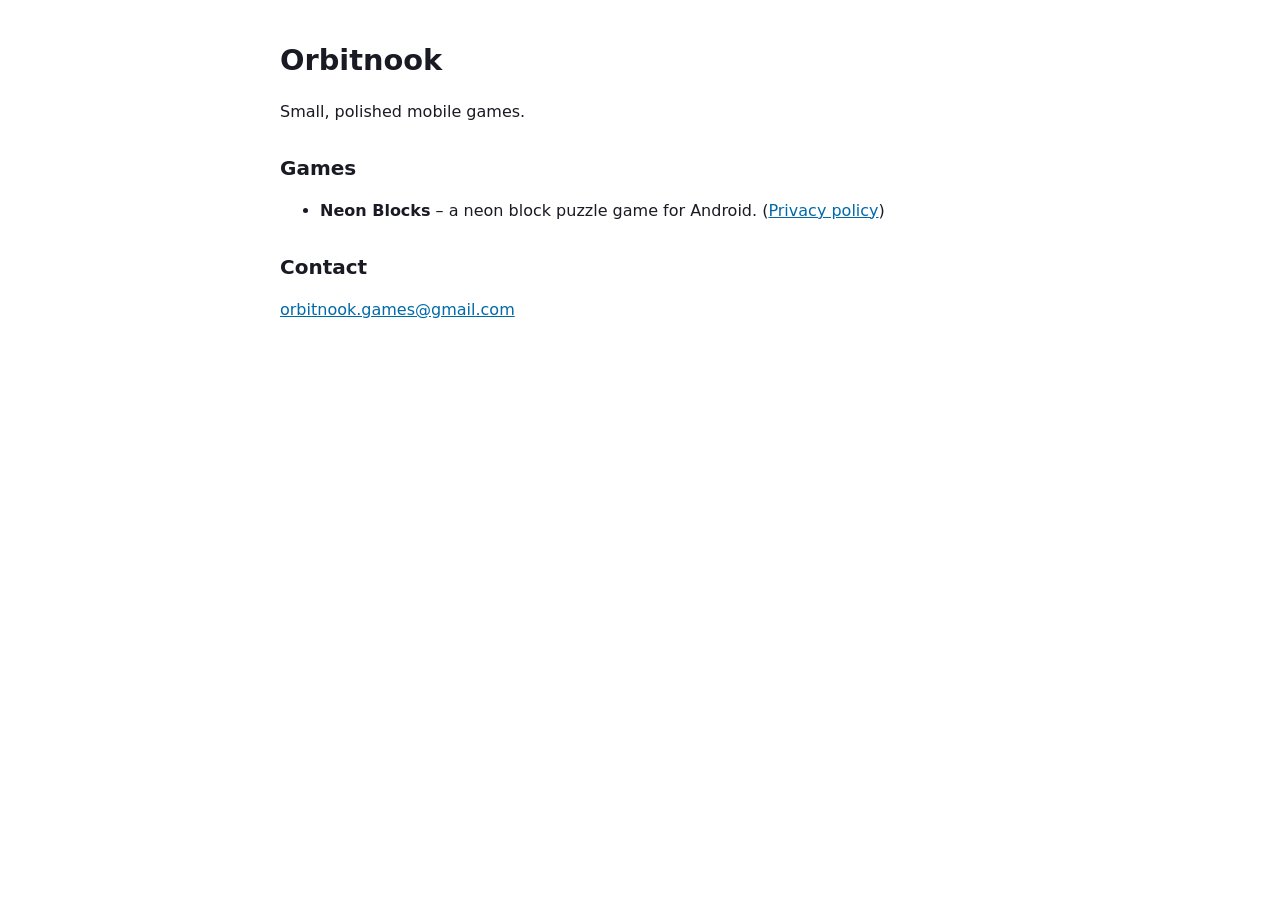
<file: index.html>
<!doctype html>
<html lang="en"><head><meta charset="utf-8"><meta name="viewport" content="width=device-width,initial-scale=1">
<title>Orbitnook</title><link rel="stylesheet" href="style.css"></head>
<body>
<h1>Orbitnook</h1>
<p>Small, polished mobile games.</p>
<h2>Games</h2>
<ul><li><strong>Neon Blocks</strong> – a neon block puzzle game for Android. (<a href="privacy.html">Privacy policy</a>)</li></ul>
<h2>Contact</h2>
<p><a href="mailto:orbitnook.games@gmail.com">orbitnook.games@gmail.com</a></p>
</body></html>
</file>
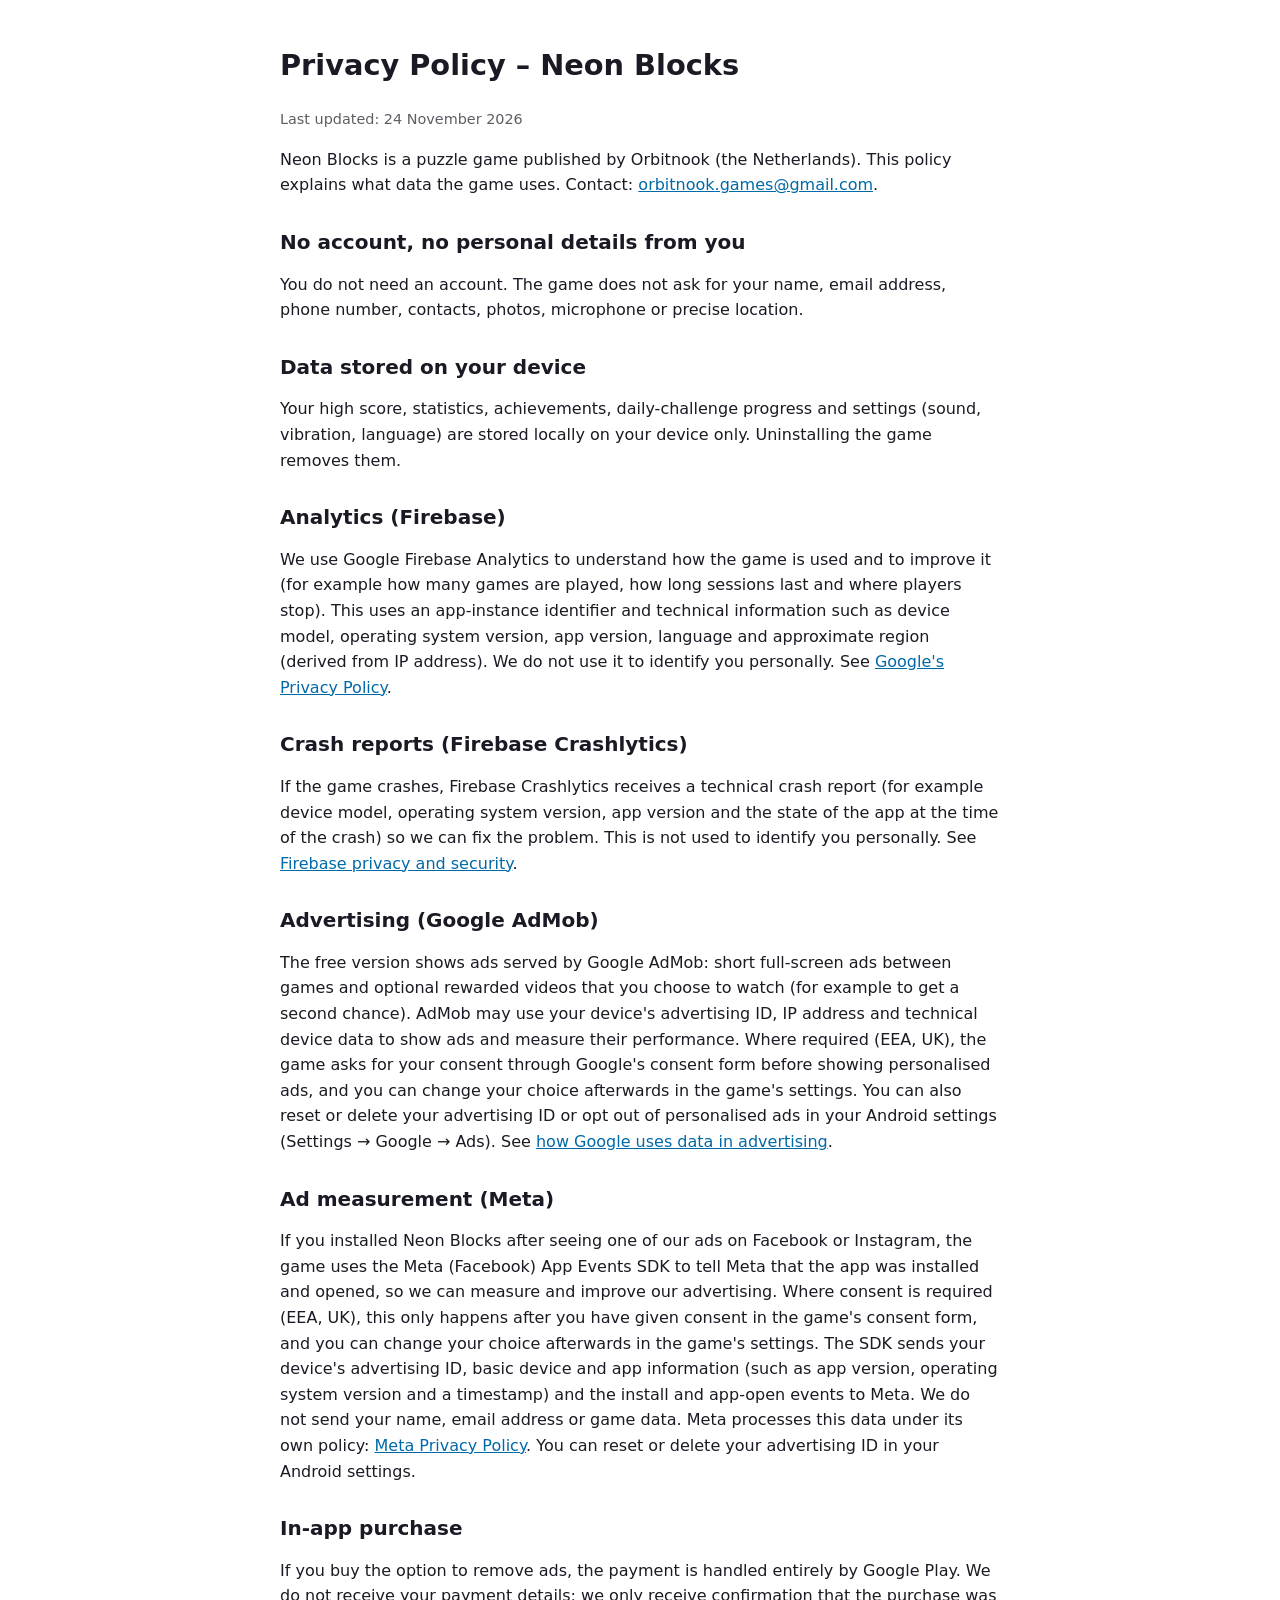
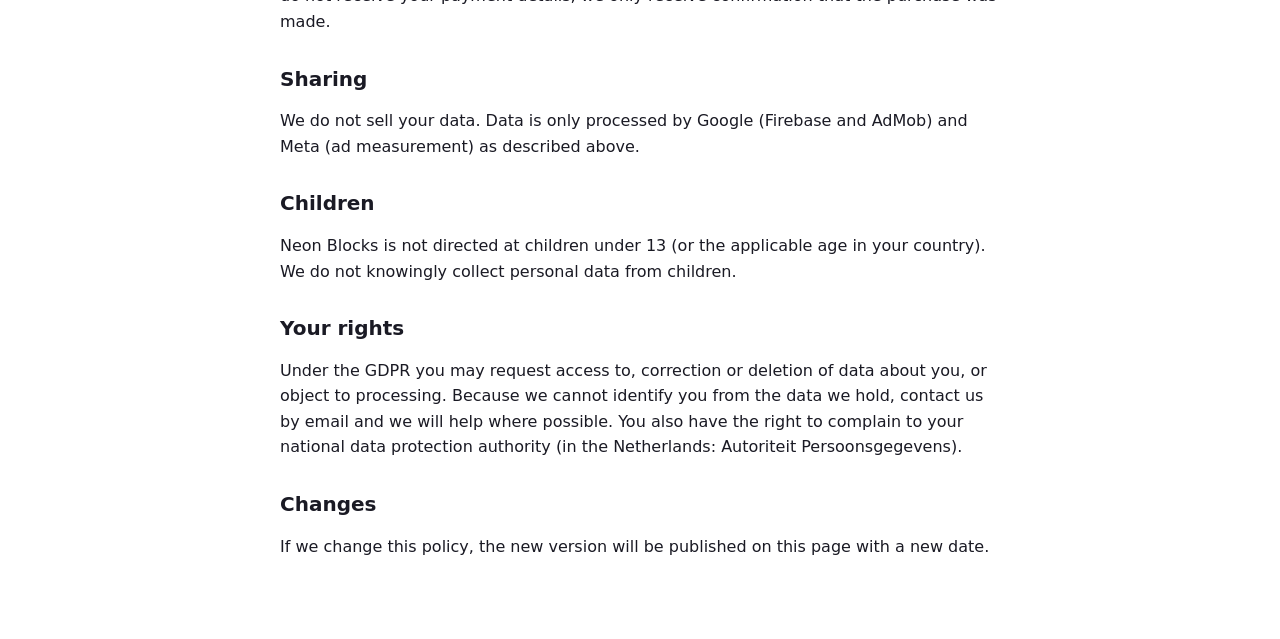
<file: privacy.html>
<!doctype html>
<html lang="en"><head><meta charset="utf-8"><meta name="viewport" content="width=device-width,initial-scale=1">
<title>Privacy Policy – Neon Blocks</title><link rel="stylesheet" href="style.css"></head>
<body>

<section id="en">
<h1>Privacy Policy – Neon Blocks</h1>
<p class="muted">Last updated: 24 November 2026</p>
<p>Neon Blocks is a puzzle game published by Orbitnook (the Netherlands). This policy explains what data the game uses. Contact: <a href="mailto:orbitnook.games@gmail.com">orbitnook.games@gmail.com</a>.</p>

<h2>No account, no personal details from you</h2>
<p>You do not need an account. The game does not ask for your name, email address, phone number, contacts, photos, microphone or precise location.</p>

<h2>Data stored on your device</h2>
<p>Your high score, statistics, achievements, daily-challenge progress and settings (sound, vibration, language) are stored locally on your device only. Uninstalling the game removes them.</p>

<h2>Analytics (Firebase)</h2>
<p>We use Google Firebase Analytics to understand how the game is used and to improve it (for example how many games are played, how long sessions last and where players stop). This uses an app-instance identifier and technical information such as device model, operating system version, app version, language and approximate region (derived from IP address). We do not use it to identify you personally. See <a href="https://policies.google.com/privacy">Google's Privacy Policy</a>.</p>

<h2>Crash reports (Firebase Crashlytics)</h2>
<p>If the game crashes, Firebase Crashlytics receives a technical crash report (for example device model, operating system version, app version and the state of the app at the time of the crash) so we can fix the problem. This is not used to identify you personally. See <a href="https://firebase.google.com/support/privacy">Firebase privacy and security</a>.</p>

<h2>Advertising (Google AdMob)</h2>
<p>The free version shows ads served by Google AdMob: short full-screen ads between games and optional rewarded videos that you choose to watch (for example to get a second chance). AdMob may use your device's advertising ID, IP address and technical device data to show ads and measure their performance. Where required (EEA, UK), the game asks for your consent through Google's consent form before showing personalised ads, and you can change your choice afterwards in the game's settings. You can also reset or delete your advertising ID or opt out of personalised ads in your Android settings (Settings → Google → Ads). See <a href="https://policies.google.com/technologies/ads">how Google uses data in advertising</a>.</p>

<h2>Ad measurement (Meta)</h2>
<p>If you installed Neon Blocks after seeing one of our ads on Facebook or Instagram, the game uses the Meta (Facebook) App Events SDK to tell Meta that the app was installed and opened, so we can measure and improve our advertising. Where consent is required (EEA, UK), this only happens after you have given consent in the game's consent form, and you can change your choice afterwards in the game's settings. The SDK sends your device's advertising ID, basic device and app information (such as app version, operating system version and a timestamp) and the install and app-open events to Meta. We do not send your name, email address or game data. Meta processes this data under its own policy: <a href="https://www.facebook.com/privacy/policy/">Meta Privacy Policy</a>. You can reset or delete your advertising ID in your Android settings.</p>

<h2>In-app purchase</h2>
<p>If you buy the option to remove ads, the payment is handled entirely by Google Play. We do not receive your payment details; we only receive confirmation that the purchase was made.</p>

<h2>Sharing</h2>
<p>We do not sell your data. Data is only processed by Google (Firebase and AdMob) and Meta (ad measurement) as described above.</p>

<h2>Children</h2>
<p>Neon Blocks is not directed at children under 13 (or the applicable age in your country). We do not knowingly collect personal data from children.</p>

<h2>Your rights</h2>
<p>Under the GDPR you may request access to, correction or deletion of data about you, or object to processing. Because we cannot identify you from the data we hold, contact us by email and we will help where possible. You also have the right to complain to your national data protection authority (in the Netherlands: Autoriteit Persoonsgegevens).</p>

<h2>Changes</h2>
<p>If we change this policy, the new version will be published on this page with a new date.</p>
</section>

</body></html>
</file>
<file: style.css>
:root{color-scheme:dark light}
body{font-family:system-ui,-apple-system,"Segoe UI",Roboto,sans-serif;max-width:720px;margin:0 auto;padding:24px 16px 64px;line-height:1.6;background:#0d0d14;color:#e8e8f0}
a{color:#4de1ff}h1,h2{line-height:1.25}h1{font-size:1.8rem}h2{margin-top:2rem;font-size:1.25rem}
.lang{margin:0 0 1.5rem}.muted{opacity:.7;font-size:.9rem}
@media(prefers-color-scheme:light){body{background:#fff;color:#1a1a24}a{color:#0069a8}}
</file>
